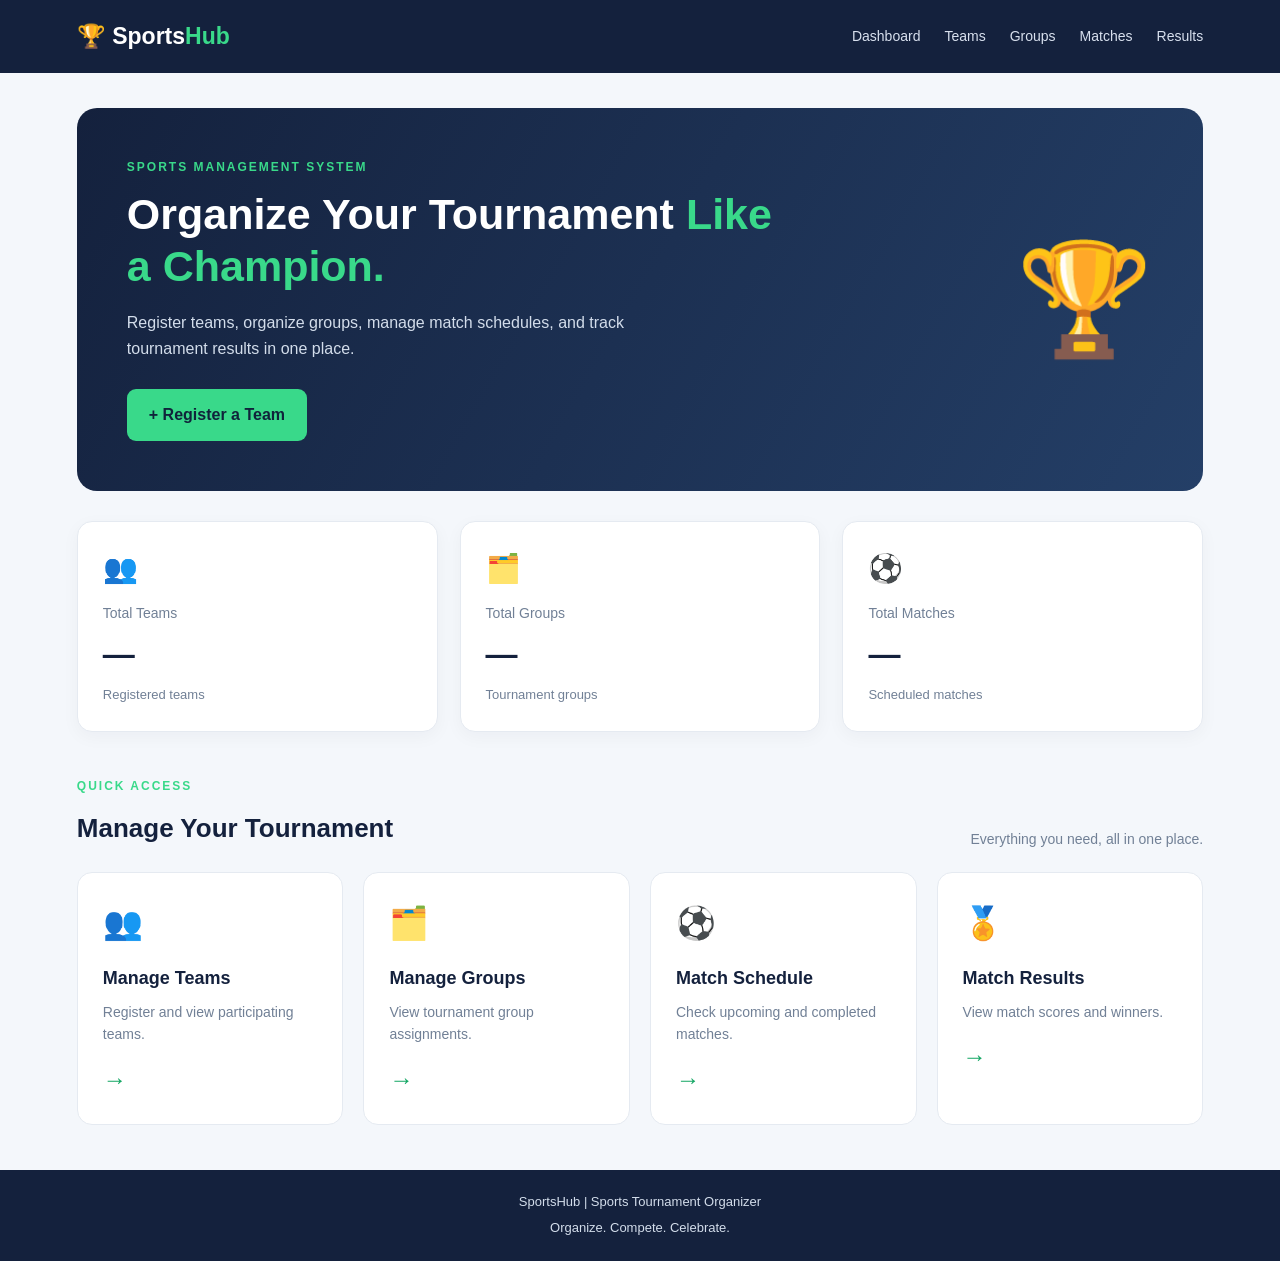
<file: frontend/index.html>
﻿<!DOCTYPE html>
<html lang="en">

    <head>
        <meta charset="UTF-8">
        <meta name="viewport" content="width=device-width, initial-scale=1.0">
        <title>Sports Tournament Organizer</title>
        <link rel="stylesheet" href="css/style.css">
    </head>

    <body>

        <header class="navbar">
            <a href="index.html" class="logo">🏆 Sports<span>Hub</span></a>

            <nav class="nav-links">
                <a href="index.html">Dashboard</a>
                <a href="teams.html">Teams</a>
                <a href="groups.html">Groups</a>
                <a href="matches.html">Matches</a>
                <a href="results.html">Results</a>
            </nav>
        </header>

        <main class="container">

            <section class="welcome-section">
                <div class="welcome-content">
                    <p class="eyebrow">SPORTS MANAGEMENT SYSTEM</p>

                    <h1>Organize Your Tournament
                        <span>Like a Champion.</span>
                    </h1>

                    <p class="welcome-description">
                        Register teams, organize groups, manage match schedules,
                        and track tournament results in one place.
                    </p>

                    <a href="teams.html" class="primary-button">
                        + Register a Team
                    </a>
                </div>

                <div class="welcome-icon">🏆</div>
            </section>

            <section class="stats-grid">

                <article class="stat-card">
                    <div class="stat-icon">👥</div>
                    <p class="stat-label">Total Teams</p>
                    <h2>—</h2>
                    <p class="stat-description">Registered teams</p>
                </article>

                <article class="stat-card">
                    <div class="stat-icon">🗂️</div>
                    <p class="stat-label">Total Groups</p>
                    <h2>—</h2>
                    <p class="stat-description">Tournament groups</p>
                </article>

                <article class="stat-card">
                    <div class="stat-icon">⚽</div>
                    <p class="stat-label">Total Matches</p>
                    <h2>—</h2>
                    <p class="stat-description">Scheduled matches</p>
                </article>

            </section>

            <section class="quick-section">

                <div class="section-heading">
                    <div>
                        <p class="eyebrow">QUICK ACCESS</p>
                        <h2>Manage Your Tournament</h2>
                    </div>

                    <p>Everything you need, all in one place.</p>
                </div>

                <div class="actions-grid">

                    <a href="teams.html" class="action-card">
                        <span class="action-icon">👥</span>
                        <h3>Manage Teams</h3>
                        <p>Register and view participating teams.</p>
                        <span class="action-arrow">→</span>
                    </a>

                    <a href="groups.html" class="action-card">
                        <span class="action-icon">🗂️</span>
                        <h3>Manage Groups</h3>
                        <p>View tournament group assignments.</p>
                        <span class="action-arrow">→</span>
                    </a>

                    <a href="matches.html" class="action-card">
                        <span class="action-icon">⚽</span>
                        <h3>Match Schedule</h3>
                        <p>Check upcoming and completed matches.</p>
                        <span class="action-arrow">→</span>
                    </a>

                    <a href="results.html" class="action-card">
                        <span class="action-icon">🏅</span>
                        <h3>Match Results</h3>
                        <p>View match scores and winners.</p>
                        <span class="action-arrow">→</span>
                    </a>

                </div>
            </section>

        </main>

        <footer class="footer">
            <p>SportsHub | Sports Tournament Organizer</p>
            <p>Organize. Compete. Celebrate.</p>
        </footer>

    </body>
</html>
</file>
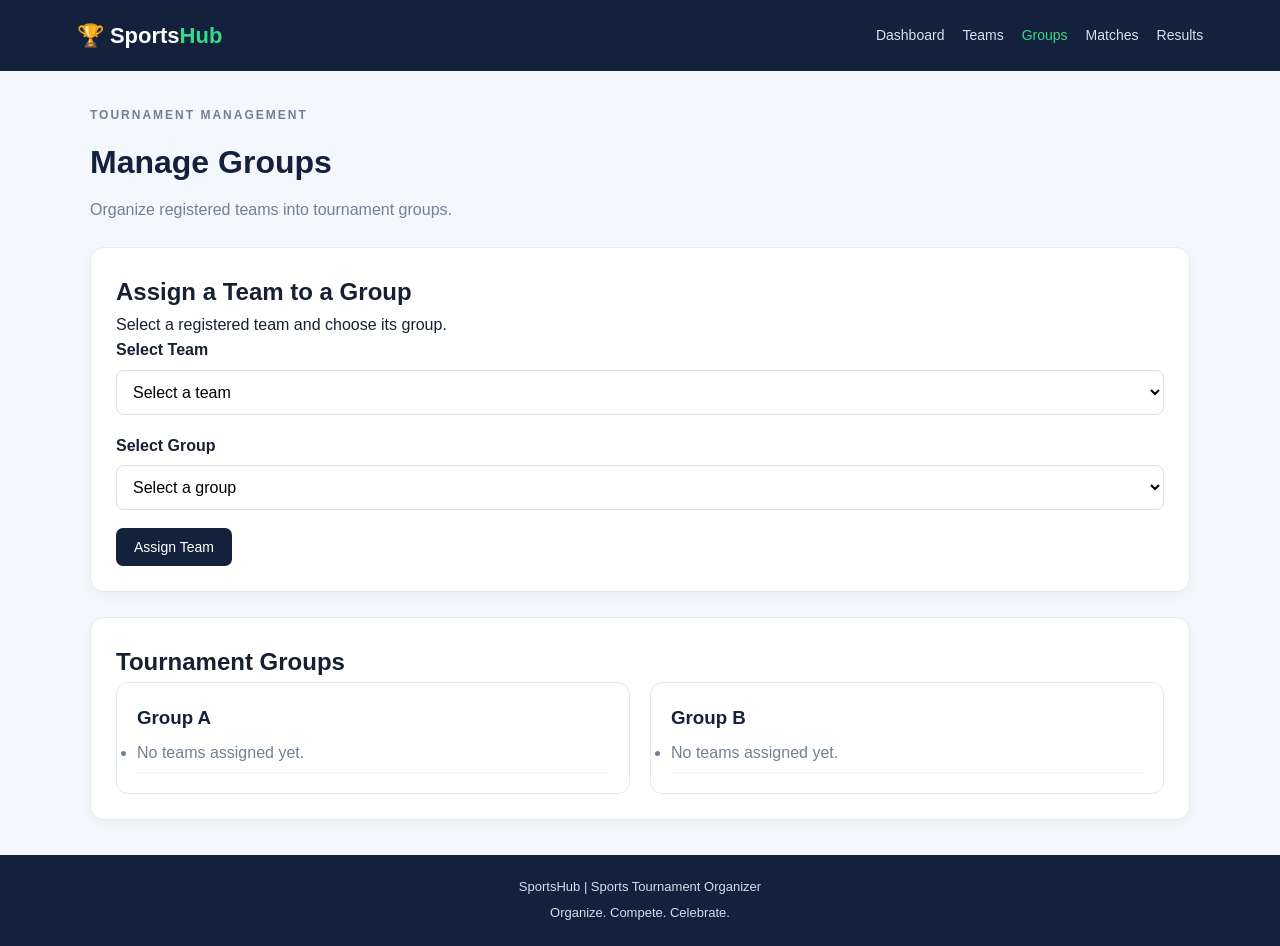
<file: frontend/groups.html>
﻿
<!DOCTYPE html>
<html lang="en">
<head>
    <meta charset="UTF-8">
    <meta name="viewport" content="width=device-width, initial-scale=1.0">
    <title>Manage Groups | SportsHub</title>
    <link rel="stylesheet" href="css/style.css">

    <style>
        body {
            margin: 0;
            font-family: Arial, sans-serif;
            background: #f4f7fb;
            color: #172033;
            line-height: 1.6;
        }

        .navbar {
            background: #14213d;
            color: white;
            padding: 18px 6%;
            display: flex;
            justify-content: space-between;
            align-items: center;
            gap: 20px;
            flex-wrap: wrap;
        }

        .logo {
            color: white;
            text-decoration: none;
            font-size: 22px;
            font-weight: bold;
        }

        .logo span, .nav-links a.active {
            color: #39d98a;
        }

        .nav-links {
            display: flex;
            gap: 18px;
            flex-wrap: wrap;
        }

        .nav-links a {
            color: #d8e0ee;
            text-decoration: none;
        }

        .container {
            width: 88%;
            max-width: 1100px;
            margin: 35px auto;
        }

        .eyebrow {
            color: #16a765;
            font-size: 12px;
            font-weight: bold;
            letter-spacing: 2px;
        }

        .page-heading {
            margin-bottom: 25px;
        }

        .page-heading h1 {
            color: #14213d;
            font-size: 32px;
            margin: 8px 0;
        }

        .form-card, .content-card {
            background: white;
            padding: 25px;
            border: 1px solid #e5eaf1;
            border-radius: 14px;
            margin-bottom: 25px;
            box-shadow: 0 5px 18px rgba(20, 33, 61, 0.04);
        }

        .form-group {
            margin-bottom: 18px;
        }

        .form-group label {
            display: block;
            font-weight: bold;
            margin-bottom: 7px;
        }

        .form-group select {
            width: 100%;
            padding: 12px;
            box-sizing: border-box;
            border: 1px solid #d6deea;
            border-radius: 8px;
            font: inherit;
            background: white;
        }

        button {
            background: #14213d;
            color: white;
            padding: 11px 18px;
            border: none;
            border-radius: 7px;
            cursor: pointer;
        }

        button:hover {
            background: #1b2d50;
        }

        .groups-grid {
            display: grid;
            grid-template-columns: repeat(2, minmax(0, 1fr));
            gap: 20px;
        }

        .group-card {
            background: #fff;
            border: 1px solid #e5eaf1;
            border-radius: 12px;
            padding: 20px;
        }

        .group-card h3 {
            color: #14213d;
            margin-top: 0;
        }

        .group-card li {
            padding: 7px 0;
            border-bottom: 1px solid #edf0f5;
        }

        .empty-message {
            color: #718096;
        }

        .footer {
            background: #14213d;
            color: #d3ddeb;
            text-align: center;
            padding: 22px;
            font-size: 13px;
        }

        @media (max-width: 600px) {
            .container {
                width: 92%;
                margin: 22px auto;
            }

            .navbar {
                padding: 18px 5%;
            }

            .groups-grid {
                grid-template-columns: 1fr;
            }

            .form-card, .content-card {
                padding: 20px;
            }
        }
    </style>
</head>

<body>
    <header class="navbar">
        <a href="index.html" class="logo">🏆 Sports<span>Hub</span></a>

        <nav class="nav-links">
            <a href="index.html">Dashboard</a>
            <a href="teams.html">Teams</a>
            <a href="groups.html" class="active">Groups</a>
            <a href="matches.html">Matches</a>
            <a href="results.html">Results</a>
        </nav>
    </header>

    <main class="container">
        <section class="page-heading">
            <p class="eyebrow">TOURNAMENT MANAGEMENT</p>
            <h1>Manage Groups</h1>
            <p>Organize registered teams into tournament groups.</p>
        </section>

        <section class="form-card">
            <h2>Assign a Team to a Group</h2>
            <p>Select a registered team and choose its group.</p>

            <form id="groupForm">
                <div class="form-group">
                    <label for="teamSelect">Select Team</label>
                    <select id="teamSelect" required>
                        <option value="">Select a team</option>
                    </select>
                </div>

                <div class="form-group">
                    <label for="groupSelect">Select Group</label>
                    <select id="groupSelect" required>
                        <option value="">Select a group</option>
                        <option value="Group A">Group A</option>
                        <option value="Group B">Group B</option>
                    </select>
                </div>

                <button type="submit">Assign Team</button>
                <p id="message" role="status"></p>
            </form>
        </section>

        <section class="content-card">
            <h2>Tournament Groups</h2>

            <div class="groups-grid">
                <article class="group-card">
                    <h3>Group A</h3>
                    <ul id="groupAList">
                        <li class="empty-message">No teams assigned yet.</li>
                    </ul>
                </article>

                <article class="group-card">
                    <h3>Group B</h3>
                    <ul id="groupBList">
                        <li class="empty-message">No teams assigned yet.</li>
                    </ul>
                </article>
            </div>
        </section>
    </main>

    <footer class="footer">
        <p>SportsHub | Sports Tournament Organizer</p>
        <p>Organize. Compete. Celebrate.</p>
    </footer>

     <!-- Shared API client -->
    <script src="js/api.js"></script>

    <!-- DSU algorithm -->
    <script src="js/dsu.js"></script>

    <!-- Group generation and saving -->
    <script src="js/groups.js"></script>


    <script>
        const teamSelect = document.getElementById("teamSelect");
        const groupForm = document.getElementById("groupForm");
        const groupSelect = document.getElementById("groupSelect");
        const message = document.getElementById("message");

        let registeredTeams = [];
        let assignments = {};

        try {
            registeredTeams = JSON.parse(
                localStorage.getItem("sportsHubTeams") || "[]"
            );

            assignments = JSON.parse(
                localStorage.getItem("sportsHubGroups") || "{}"
            );

            if (!Array.isArray(registeredTeams)) registeredTeams = [];
            if (!assignments || typeof assignments !== "object" ||
                Array.isArray(assignments)) assignments = {};
        } catch (error) {
            registeredTeams = [];
            assignments = {};
        }

        function saveAssignments() {
            localStorage.setItem(
                "sportsHubGroups",
                JSON.stringify(assignments)
            );
        }

        function populateTeams() {
            teamSelect.innerHTML = '<option value="">Select a team</option>';

            registeredTeams.forEach(team => {
                const option = document.createElement("option");
                option.value = team.name;
                option.textContent = team.name;
                teamSelect.appendChild(option);
            });
        }

        function displayGroups() {
            const groupAList = document.getElementById("groupAList");
            const groupBList = document.getElementById("groupBList");

            groupAList.replaceChildren();
            groupBList.replaceChildren();

            const groupA = [];
            const groupB = [];

            registeredTeams.forEach(team => {
                if (assignments[team.name] === "Group A") {
                    groupA.push(team);
                } else if (assignments[team.name] === "Group B") {
                    groupB.push(team);
                }
            });

            function addTeams(list, teams) {
                if (teams.length === 0) {
                    const item = document.createElement("li");
                    item.className = "empty-message";
                    item.textContent = "No teams assigned yet.";
                    list.appendChild(item);
                    return;
                }

                teams.forEach(team => {
                    const item = document.createElement("li");
                    item.textContent = team.name + " — " + team.sport;
                    list.appendChild(item);
                });
            }

            addTeams(groupAList, groupA);
            addTeams(groupBList, groupB);
        }

        groupForm.addEventListener("submit", function(event) {
            event.preventDefault();

            const teamName = teamSelect.value;
            const groupName = groupSelect.value;

            if (!teamName || !groupName) {
                message.textContent = "Please select a team and group.";
                return;
            }

            assignments[teamName] = groupName;
            saveAssignments();
            displayGroups();

            message.textContent = teamName + " assigned to " + groupName + ".";
            groupForm.reset();
        });

        populateTeams();
        displayGroups();
    </script>
</body>
</html>
</file>
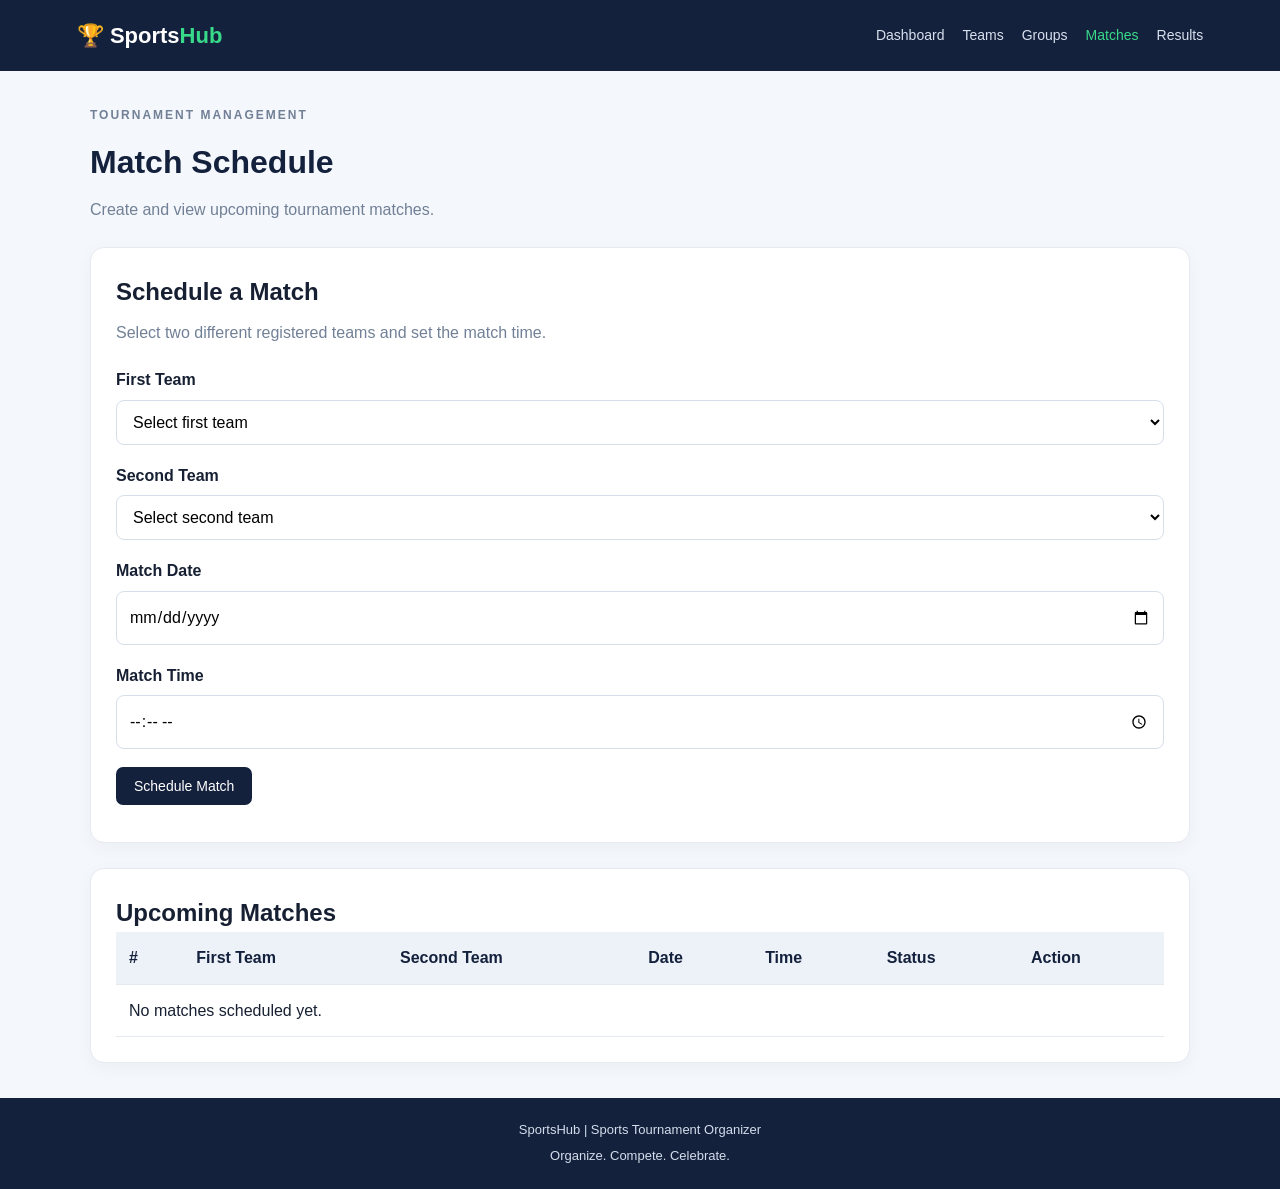
<file: frontend/matches.html>
﻿
<!DOCTYPE html>
<html lang="en">
<head>
    <meta charset="UTF-8">
    <meta name="viewport" content="width=device-width, initial-scale=1.0">
    <title>Match Schedule | SportsHub</title>
    <link rel="stylesheet" href="css/style.css">

    <style>
        body {
            margin: 0;
            font-family: Arial, sans-serif;
            background: #f4f7fb;
            color: #172033;
            line-height: 1.6;
        }

        .navbar {
            background: #14213d;
            color: white;
            padding: 18px 6%;
            display: flex;
            justify-content: space-between;
            align-items: center;
            gap: 20px;
            flex-wrap: wrap;
        }

        .logo {
            color: white;
            text-decoration: none;
            font-size: 22px;
            font-weight: bold;
        }

        .logo span, .nav-links a.active {
            color: #39d98a;
        }

        .nav-links {
            display: flex;
            gap: 18px;
            flex-wrap: wrap;
        }

        .nav-links a {
            color: #d8e0ee;
            text-decoration: none;
        }

        .container {
            width: 88%;
            max-width: 1100px;
            margin: 35px auto;
        }

        .eyebrow {
            color: #16a765;
            font-size: 12px;
            font-weight: bold;
            letter-spacing: 2px;
        }

        .page-heading {
            margin-bottom: 25px;
        }

        .page-heading h1 {
            color: #14213d;
            font-size: 32px;
            margin: 8px 0;
        }

        .form-card, .content-card {
            background: white;
            padding: 25px;
            border: 1px solid #e5eaf1;
            border-radius: 14px;
            margin-bottom: 25px;
            box-shadow: 0 5px 18px rgba(20, 33, 61, 0.04);
        }

        .form-group {
            margin-bottom: 18px;
        }

        .form-group label {
            display: block;
            font-weight: bold;
            margin-bottom: 7px;
        }

        .form-group input, .form-group select {
            width: 100%;
            padding: 12px;
            box-sizing: border-box;
            border: 1px solid #d6deea;
            border-radius: 8px;
            font: inherit;
            background: white;
        }

        button {
            background: #14213d;
            color: white;
            padding: 11px 18px;
            border: none;
            border-radius: 7px;
            cursor: pointer;
        }

        button:hover {
            background: #1b2d50;
        }

        .table-container {
            width: 100%;
            overflow-x: auto;
        }

        table {
            width: 100%;
            border-collapse: collapse;
            background: white;
        }

        th, td {
            padding: 13px;
            border-bottom: 1px solid #e5eaf1;
            text-align: left;
        }

        th {
            background: #edf2f8;
            color: #14213d;
        }

        .status {
            display: inline-block;
            padding: 4px 10px;
            border-radius: 20px;
            background: #e5f8ed;
            color: #167544;
            font-size: 12px;
            font-weight: bold;
        }

        #message {
            font-weight: bold;
            margin-top: 12px;
        }

        .footer {
            background: #14213d;
            color: #d3ddeb;
            text-align: center;
            padding: 22px;
            font-size: 13px;
        }

        @media (max-width: 600px) {
            .container {
                width: 92%;
                margin: 22px auto;
            }

            .navbar {
                padding: 18px 5%;
            }

            .form-card, .content-card {
                padding: 20px;
            }
        }
    </style>
</head>

<body>
    <header class="navbar">
        <a href="index.html" class="logo">🏆 Sports<span>Hub</span></a>

        <nav class="nav-links">
            <a href="index.html">Dashboard</a>
            <a href="teams.html">Teams</a>
            <a href="groups.html">Groups</a>
            <a href="matches.html" class="active">Matches</a>
            <a href="results.html">Results</a>
        </nav>
    </header>

    <main class="container">
        <section class="page-heading">
            <p class="eyebrow">TOURNAMENT MANAGEMENT</p>
            <h1>Match Schedule</h1>
            <p>Create and view upcoming tournament matches.</p>
        </section>

        <section class="form-card">
            <h2>Schedule a Match</h2>
            <p style="color:#718096; margin:8px 0 22px;">
                Select two different registered teams and set the match time.
            </p>

            <form id="matchForm">
                <div class="form-group">
                    <label for="team1">First Team</label>
                    <select id="team1" required>
                        <option value="">Select first team</option>
                    </select>
                </div>

                <div class="form-group">
                    <label for="team2">Second Team</label>
                    <select id="team2" required>
                        <option value="">Select second team</option>
                    </select>
                </div>

                <div class="form-group">
                    <label for="matchDate">Match Date</label>
                    <input type="date" id="matchDate" required>
                </div>

                <div class="form-group">
                    <label for="matchTime">Match Time</label>
                    <input type="time" id="matchTime" required>
                </div>

                <button type="submit">Schedule Match</button>
                <p id="message" role="status"></p>
            </form>
        </section>

        <section class="content-card">
            <h2>Upcoming Matches</h2>

            <div class="table-container">
                <table>
                    <thead>
                        <tr>
                            <th>#</th>
                            <th>First Team</th>
                            <th>Second Team</th>
                            <th>Date</th>
                            <th>Time</th>
                            <th>Status</th>
                            <th>Action</th>
                        </tr>
                    </thead>
                    <tbody id="matchList">
                        <tr>
                            <td colspan="7">No matches scheduled yet.</td>
                        </tr>
                    </tbody>
                </table>
            </div>
        </section>
    </main>

    <footer class="footer">
        <p>SportsHub | Sports Tournament Organizer</p>
        <p>Organize. Compete. Celebrate.</p>
    </footer>

    <script>
        const matchForm = document.getElementById("matchForm");
        const team1Select = document.getElementById("team1");
        const team2Select = document.getElementById("team2");
        const matchDateInput = document.getElementById("matchDate");
        const matchTimeInput = document.getElementById("matchTime");
        const matchList = document.getElementById("matchList");
        const message = document.getElementById("message");

        let teams = [];
        let matches = [];

        try {
            teams = JSON.parse(localStorage.getItem("sportsHubTeams") || "[]");
            matches = JSON.parse(localStorage.getItem("sportsHubMatches") || "[]");

            if (!Array.isArray(teams)) teams = [];
            if (!Array.isArray(matches)) matches = [];
        } catch (error) {
            teams = [];
            matches = [];
        }

        function populateTeamOptions() {
            [team1Select, team2Select].forEach((select, index) => {
                select.innerHTML = "";

                const placeholder = document.createElement("option");
                placeholder.value = "";
                placeholder.textContent = index === 0
                    ? "Select first team"
                    : "Select second team";

                select.appendChild(placeholder);

                teams.forEach(team => {
                    const option = document.createElement("option");
                    option.value = team.name;
                    option.textContent = team.name;
                    select.appendChild(option);
                });
            });
        }

        function saveMatches() {
            localStorage.setItem("sportsHubMatches", JSON.stringify(matches));
        }

        function renderMatches() {
            matchList.replaceChildren();

            if (matches.length === 0) {
                const row = matchList.insertRow();
                const cell = row.insertCell();
                cell.colSpan = 7;
                cell.textContent = "No matches scheduled yet.";
                return;
            }

            matches.forEach((match, index) => {
                const row = matchList.insertRow();

                [
                    index + 1,
                    match.team1,
                    match.team2,
                    match.date,
                    match.time
                ].forEach(value => {
                    row.insertCell().textContent = value;
                });

                const statusCell = row.insertCell();
                const status = document.createElement("span");
                status.className = "status";
                status.textContent = "Upcoming";
                statusCell.appendChild(status);

                const actionCell = row.insertCell();
                const deleteButton = document.createElement("button");
                deleteButton.type = "button";
                deleteButton.textContent = "Delete";

                deleteButton.addEventListener("click", () => {
                    if (confirm("Delete this scheduled match?")) {
                        matches.splice(index, 1);
                        saveMatches();
                        renderMatches();
                    }
                });

                actionCell.appendChild(deleteButton);
            });
        }

        matchForm.addEventListener("submit", event => {
            event.preventDefault();

            const team1 = team1Select.value;
            const team2 = team2Select.value;
            const date = matchDateInput.value;
            const time = matchTimeInput.value;

            if (!team1 || !team2 || !date || !time) {
                message.textContent = "Please fill in all fields.";
                return;
            }

            if (team1 === team2) {
                message.textContent = "Please select two different teams.";
                return;
            }

            if (teams.length < 2) {
                message.textContent = "Register at least two teams first.";
                return;
            }

            const duplicate = matches.some(match =>
                match.team1 === team1 &&
                match.team2 === team2 &&
                match.date === date &&
                match.time === time
            );

            if (duplicate) {
                message.textContent = "This match is already scheduled.";
                return;
            }

            matches.push({ team1, team2, date, time });
            saveMatches();
            renderMatches();
            matchForm.reset();
            message.textContent = "Match scheduled successfully!";
        });

        populateTeamOptions();
        renderMatches();
    </script>
</body>
</html>
</file>
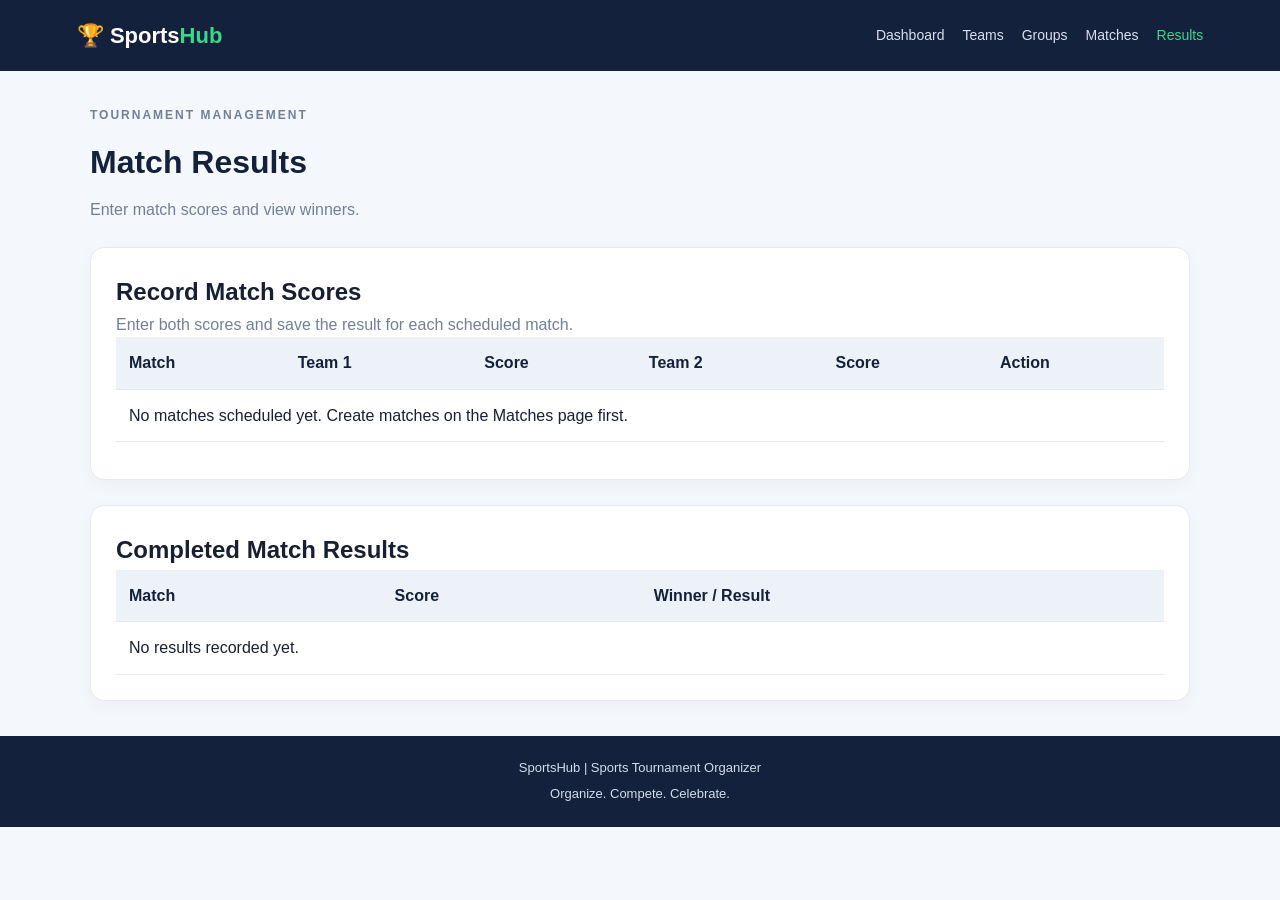
<file: frontend/results.html>
﻿
<!DOCTYPE html>
<html lang="en">
<head>
    <meta charset="UTF-8">
    <meta name="viewport" content="width=device-width, initial-scale=1.0">
    <title>Match Results | SportsHub</title>
    <link rel="stylesheet" href="css/style.css">

    <style>
        body {
            margin: 0;
            font-family: Arial, sans-serif;
            background: #f4f7fb;
            color: #172033;
            line-height: 1.6;
        }

        .navbar {
            background: #14213d;
            color: white;
            padding: 18px 6%;
            display: flex;
            justify-content: space-between;
            align-items: center;
            gap: 20px;
            flex-wrap: wrap;
        }

        .logo {
            color: white;
            text-decoration: none;
            font-size: 22px;
            font-weight: bold;
        }

        .logo span, .nav-links a.active {
            color: #39d98a;
        }

        .nav-links {
            display: flex;
            gap: 18px;
            flex-wrap: wrap;
        }

        .nav-links a {
            color: #d8e0ee;
            text-decoration: none;
        }

        .container {
            width: 88%;
            max-width: 1100px;
            margin: 35px auto;
        }

        .eyebrow {
            color: #16a765;
            font-size: 12px;
            font-weight: bold;
            letter-spacing: 2px;
        }

        .page-heading {
            margin-bottom: 25px;
        }

        .page-heading h1 {
            color: #14213d;
            font-size: 32px;
            margin: 8px 0;
        }

        .content-card {
            background: white;
            padding: 25px;
            border: 1px solid #e5eaf1;
            border-radius: 14px;
            margin-bottom: 25px;
            box-shadow: 0 5px 18px rgba(20, 33, 61, 0.04);
        }

        .table-container {
            width: 100%;
            overflow-x: auto;
        }

        table {
            width: 100%;
            border-collapse: collapse;
            background: white;
        }

        th, td {
            padding: 13px;
            border-bottom: 1px solid #e5eaf1;
            text-align: left;
        }

        th {
            background: #edf2f8;
            color: #14213d;
        }

        input[type="number"] {
            width: 70px;
            padding: 8px;
            border: 1px solid #d6deea;
            border-radius: 6px;
            box-sizing: border-box;
        }

        button {
            background: #14213d;
            color: white;
            padding: 9px 13px;
            border: none;
            border-radius: 7px;
            cursor: pointer;
            margin: 2px;
        }

        button:hover {
            background: #1b2d50;
        }

        .winner {
            color: #16834a;
            font-weight: bold;
        }

        .draw {
            color: #996515;
            font-weight: bold;
        }

        #message {
            font-weight: bold;
            margin-top: 12px;
        }

        .footer {
            background: #14213d;
            color: #d3ddeb;
            text-align: center;
            padding: 22px;
            font-size: 13px;
        }

        @media (max-width: 600px) {
            .container {
                width: 92%;
                margin: 22px auto;
            }

            .navbar {
                padding: 18px 5%;
            }

            .content-card {
                padding: 16px;
            }
        }
    </style>
</head>

<body>
    <header class="navbar">
        <a href="index.html" class="logo">🏆 Sports<span>Hub</span></a>

        <nav class="nav-links">
            <a href="index.html">Dashboard</a>
            <a href="teams.html">Teams</a>
            <a href="groups.html">Groups</a>
            <a href="matches.html">Matches</a>
            <a href="results.html" class="active">Results</a>
        </nav>
    </header>

    <main class="container">
        <section class="page-heading">
            <p class="eyebrow">TOURNAMENT MANAGEMENT</p>
            <h1>Match Results</h1>
            <p>Enter match scores and view winners.</p>
        </section>

        <section class="content-card">
            <h2>Record Match Scores</h2>
            <p style="color:#718096;">
                Enter both scores and save the result for each scheduled match.
            </p>

            <div class="table-container">
                <table>
                    <thead>
                        <tr>
                            <th>Match</th>
                            <th>Team 1</th>
                            <th>Score</th>
                            <th>Team 2</th>
                            <th>Score</th>
                            <th>Action</th>
                        </tr>
                    </thead>
                    <tbody id="scoreList">
                        <tr>
                            <td colspan="6">No matches scheduled yet.</td>
                        </tr>
                    </tbody>
                </table>
            </div>

            <p id="message" role="status"></p>
        </section>

        <section class="content-card">
            <h2>Completed Match Results</h2>

            <div class="table-container">
                <table>
                    <thead>
                        <tr>
                            <th>Match</th>
                            <th>Score</th>
                            <th>Winner / Result</th>
                        </tr>
                    </thead>
                    <tbody id="resultList">
                        <tr>
                            <td colspan="3">No results recorded yet.</td>
                        </tr>
                    </tbody>
                </table>
            </div>
        </section>
    </main>

    <footer class="footer">
        <p>SportsHub | Sports Tournament Organizer</p>
        <p>Organize. Compete. Celebrate.</p>
    </footer>

    <script>
        const scoreList = document.getElementById("scoreList");
        const resultList = document.getElementById("resultList");
        const message = document.getElementById("message");

        let matches = [];
        let results = {};

        try {
            matches = JSON.parse(
                localStorage.getItem("sportsHubMatches") || "[]"
            );
            results = JSON.parse(
                localStorage.getItem("sportsHubResults") || "{}"
            );

            if (!Array.isArray(matches)) matches = [];
            if (!results || typeof results !== "object" ||
                Array.isArray(results)) results = {};
        } catch (error) {
            matches = [];
            results = {};
        }

        function matchKey(match) {
            return JSON.stringify([
                match.team1, match.team2, match.date, match.time
            ]);
        }

        function getOutcome(score1, score2) {
            if (score1 > score2) return "winner1";
            if (score2 > score1) return "winner2";
            return "draw";
        }

        function renderScores() {
            scoreList.replaceChildren();

            if (matches.length === 0) {
                const row = scoreList.insertRow();
                const cell = row.insertCell();
                cell.colSpan = 6;
                cell.textContent = "No matches scheduled yet. Create matches on the Matches page first.";
                renderResults();
                return;
            }

            matches.forEach((match, index) => {
                const key = matchKey(match);
                const saved = results[key];
                const row = scoreList.insertRow();

                row.insertCell().textContent = index + 1;
                row.insertCell().textContent = match.team1;

                const score1Cell = row.insertCell();
                const score1 = document.createElement("input");
                score1.type = "number";
                score1.min = "0";
                score1.step = "1";
                score1.required = true;
                score1.setAttribute("aria-label", match.team1 + " score");
                score1.value = saved ? saved.score1 : "";
                score1Cell.appendChild(score1);

                row.insertCell().textContent = match.team2;

                const score2Cell = row.insertCell();
                const score2 = document.createElement("input");
                score2.type = "number";
                score2.min = "0";
                score2.step = "1";
                score2.required = true;
                score2.setAttribute("aria-label", match.team2 + " score");
                score2.value = saved ? saved.score2 : "";
                score2Cell.appendChild(score2);

                const actionCell = row.insertCell();
                const saveButton = document.createElement("button");
                saveButton.type = "button";
                saveButton.textContent = saved ? "Update Score" : "Save Score";

                saveButton.addEventListener("click", () => {
                    if (score1.value === "" || score2.value === "") {
                        message.textContent = "Please enter both scores.";
                        return;
                    }

                    const firstScore = Number(score1.value);
                    const secondScore = Number(score2.value);

                    if (
                        !Number.isSafeInteger(firstScore) ||
                        !Number.isSafeInteger(secondScore) ||
                        firstScore < 0 || secondScore < 0
                    ) {
                        message.textContent = "Enter valid non-negative whole-number scores.";
                        return;
                    }

                    results[key] = {
                        team1: match.team1,
                        team2: match.team2,
                        date: match.date,
                        time: match.time,
                        score1: firstScore,
                        score2: secondScore
                    };

                    try {
                        localStorage.setItem(
                            "sportsHubResults", JSON.stringify(results)
                        );
                    } catch (error) {
                        message.textContent = "Could not save the result in this browser.";
                        return;
                    }

                    message.textContent = "Score saved successfully!";
                    renderScores();
                    renderResults();
                });

                actionCell.appendChild(saveButton);
            });

            renderResults();
        }

        function renderResults() {
            resultList.replaceChildren();

            const completed = matches
                .map(match => ({
                    match,
                    result: results[matchKey(match)]
                }))
                .filter(item => item.result);

            if (completed.length === 0) {
                const row = resultList.insertRow();
                const cell = row.insertCell();
                cell.colSpan = 3;
                cell.textContent = "No results recorded yet.";
                return;
            }

            completed.forEach(({ match, result }) => {
                const row = resultList.insertRow();

                row.insertCell().textContent =
                    match.team1 + " vs " + match.team2;

                row.insertCell().textContent =
                    result.score1 + " - " + result.score2;

                const outcomeCell = row.insertCell();

                if (result.score1 === result.score2) {
                    outcomeCell.textContent = "Draw";
                    outcomeCell.className = "draw";
                } else {
                    outcomeCell.textContent = result.score1 > result.score2
                        ? result.team1 + " wins"
                        : result.team2 + " wins";
                    outcomeCell.className = "winner";
                }
            });
        }

        renderScores();
    </script>
</body>
</html>
</file>
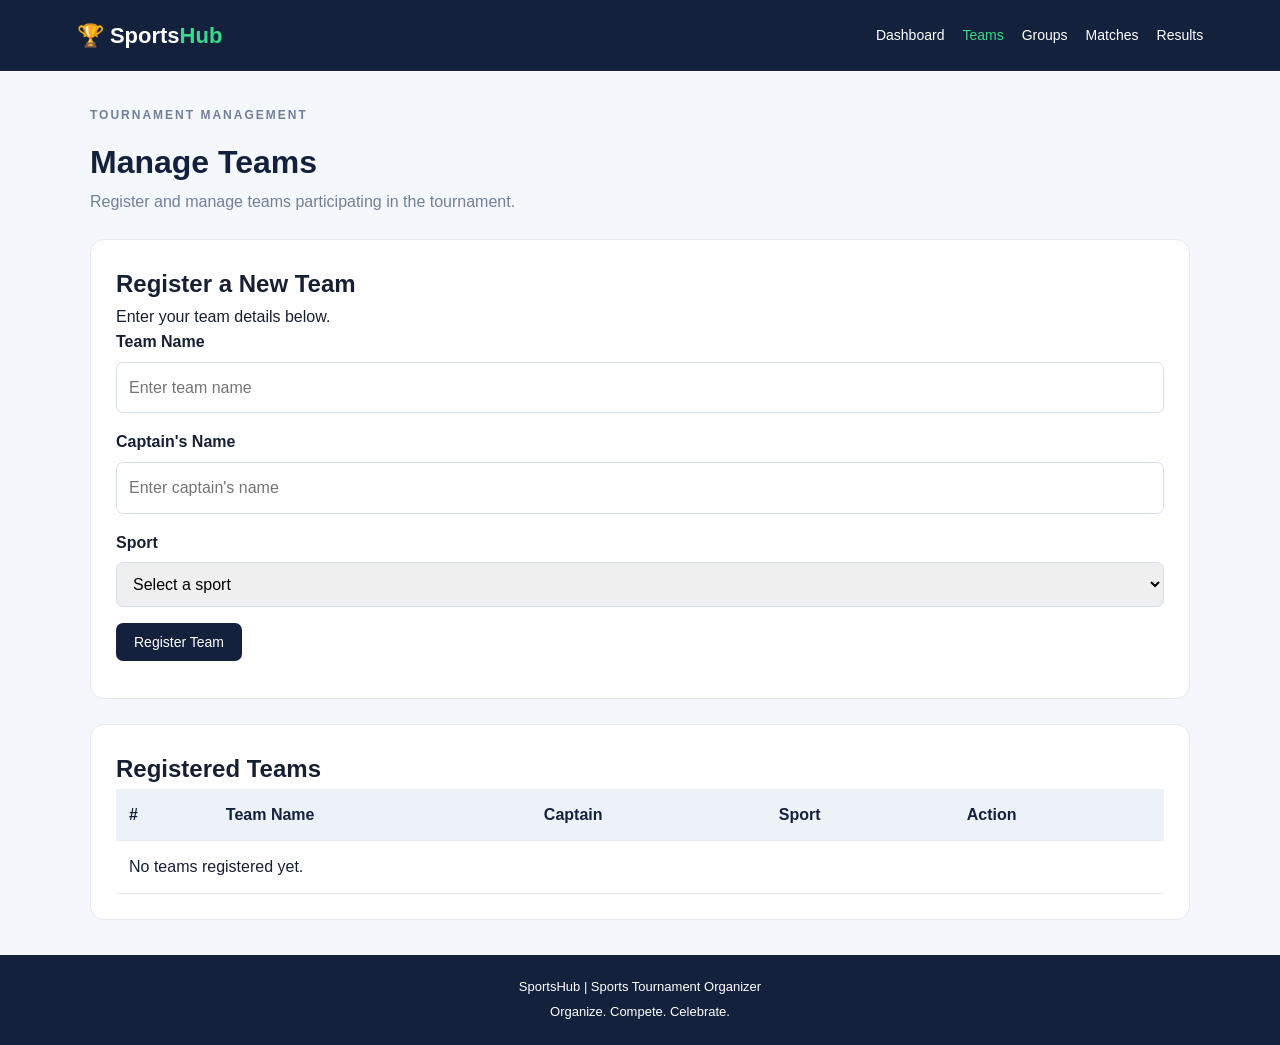
<file: frontend/teams.html>
﻿
<!DOCTYPE html>
<html lang="en">
<head>
    <meta charset="UTF-8">
    <meta name="viewport" content="width=device-width, initial-scale=1.0">
    <title>Manage Teams | SportsHub</title>
    <link rel="stylesheet" href="css/style.css">

    <style>
        body {
            margin: 0;
            font-family: Arial, sans-serif;
            background: #f4f7fb;
            color: #172033;
        }

        .navbar {
            background: #14213d;
            color: white;
            padding: 18px 6%;
            display: flex;
            justify-content: space-between;
            align-items: center;
            flex-wrap: wrap;
            gap: 16px;
        }

        .logo {
            color: white;
            font-size: 22px;
            font-weight: bold;
            text-decoration: none;
        }

        .logo span,
        .nav-links a.active {
            color: #39d98a;
        }

        .nav-links {
            display: flex;
            gap: 18px;
            flex-wrap: wrap;
        }

        .nav-links a {
            color: white;
            text-decoration: none;
        }

        .container {
            width: 88%;
            max-width: 1100px;
            margin: 35px auto;
        }

        .eyebrow {
            color: #16a765;
            font-size: 12px;
            font-weight: bold;
            letter-spacing: 2px;
        }

        .page-heading {
            margin-bottom: 25px;
        }

        .form-card,
        .content-card {
            background: white;
            padding: 25px;
            border: 1px solid #e5eaf1;
            border-radius: 14px;
            margin-bottom: 25px;
        }

        .form-group {
            margin-bottom: 16px;
        }

        .form-group label {
            display: block;
            font-weight: bold;
            margin-bottom: 7px;
        }

        .form-group input,
        .form-group select {
            width: 100%;
            padding: 12px;
            box-sizing: border-box;
            border: 1px solid #d6deea;
            border-radius: 7px;
            font: inherit;
        }

        button {
            background: #14213d;
            color: white;
            padding: 11px 18px;
            border: 0;
            border-radius: 7px;
            cursor: pointer;
        }

        .table-container {
            overflow-x: auto;
        }

        table {
            width: 100%;
            border-collapse: collapse;
            background: white;
        }

        th,
        td {
            padding: 13px;
            border-bottom: 1px solid #e5eaf1;
            text-align: left;
        }

        th {
            background: #edf2f8;
        }

        .footer {
            background: #14213d;
            color: white;
            text-align: center;
            padding: 22px;
            font-size: 13px;
        }

        #message {
            margin-top: 12px;
            font-weight: bold;
        }

        @media (max-width: 600px) {
            .container {
                width: 92%;
            }

            .navbar {
                padding: 18px 5%;
            }
        }
    </style>
</head>

<body>
    <header class="navbar">
        <a href="index.html" class="logo">
            🏆 Sports<span>Hub</span>
        </a>

        <nav class="nav-links">
            <a href="index.html">Dashboard</a>
            <a href="teams.html" class="active">Teams</a>
            <a href="groups.html">Groups</a>
            <a href="matches.html">Matches</a>
            <a href="results.html">Results</a>
        </nav>
    </header>

    <main class="container">
        <section class="page-heading">
            <p class="eyebrow">TOURNAMENT MANAGEMENT</p>
            <h1>Manage Teams</h1>
            <p>Register and manage teams participating in the tournament.</p>
        </section>

        <section class="form-card">
            <h2>Register a New Team</h2>
            <p>Enter your team details below.</p>

            <form id="teamForm">
                <div class="form-group">
                    <label for="teamName">Team Name</label>
                    <input
                        id="teamName"
                        type="text"
                        placeholder="Enter team name"
                        required
                    >
                </div>

                <div class="form-group">
                    <label for="captainName">Captain's Name</label>
                    <input
                        id="captainName"
                        type="text"
                        placeholder="Enter captain's name"
                        required
                    >
                </div>

                <div class="form-group">
                    <label for="sport">Sport</label>
                    <select id="sport" required>
                        <option value="">Select a sport</option>
                        <option>Football</option>
                        <option>Cricket</option>
                        <option>Basketball</option>
                        <option>Volleyball</option>
                        <option>Badminton</option>
                    </select>
                </div>

                <button type="submit">Register Team</button>
                <p id="message" role="status"></p>
            </form>
        </section>

        <section class="content-card">
            <h2>Registered Teams</h2>

            <div class="table-container">
                <table>
                    <thead>
                        <tr>
                            <th>#</th>
                            <th>Team Name</th>
                            <th>Captain</th>
                            <th>Sport</th>
                            <th>Action</th>
                        </tr>
                    </thead>

                    <tbody id="teamList">
                        <tr>
                            <td colspan="5">No teams registered yet.</td>
                        </tr>
                    </tbody>
                </table>
            </div>
        </section>
    </main>

    <footer class="footer">
        <p>SportsHub | Sports Tournament Organizer</p>
        <p>Organize. Compete. Celebrate.</p>
    </footer>

    <!-- External JavaScript file -->
    <script src="js/teams.js"></script>
</body>
</html>
</file>
<file: frontend/css/style.css>
﻿/* ===== General Settings ===== */
* {
    margin: 0;
    padding: 0;
    box-sizing: border-box;
}

:root {
    --primary: #14213d;
    --secondary: #1b2d50;
    --accent: #39d98a;
    --background: #f4f7fb;
    --white: #ffffff;
    --text: #172033;
    --muted: #718096;
    --border: #e5eaf1;
}

body {
    font-family: Arial, Helvetica, sans-serif;
    background: var(--background);
    color: var(--text);
    line-height: 1.6;
}

/* ===== Navigation Bar ===== */
.navbar {
    background: var(--primary);
    color: var(--white);
    padding: 18px 6%;
    display: flex;
    justify-content: space-between;
    align-items: center;
    gap: 20px;
    flex-wrap: wrap;
}

.logo {
    color: var(--white);
    text-decoration: none;
    font-size: 23px;
    font-weight: bold;
}

.logo span {
    color: var(--accent);
}

.nav-links {
    display: flex;
    align-items: center;
    gap: 24px;
    flex-wrap: wrap;
}

.nav-links a {
    color: #d8e0ee;
    text-decoration: none;
    font-size: 14px;
    transition: color 0.3s;
}

.nav-links a:hover,
.nav-links a.active {
    color: var(--accent);
}

/* ===== Main Container ===== */
.container {
    width: 88%;
    max-width: 1250px;
    margin: 35px auto;
}

/* ===== Welcome Section ===== */
.welcome-section {
    background: linear-gradient(120deg, #14213d, #243f67);
    color: var(--white);
    padding: 50px;
    border-radius: 20px;
    display: flex;
    justify-content: space-between;
    align-items: center;
    gap: 30px;
    overflow: hidden;
}

.welcome-content {
    max-width: 650px;
}

.eyebrow {
    color: var(--accent);
    font-size: 12px;
    font-weight: bold;
    letter-spacing: 2px;
    margin-bottom: 12px;
}

.welcome-section h1 {
    font-size: clamp(28px, 4vw, 43px);
    line-height: 1.2;
    margin-bottom: 18px;
}

.welcome-section h1 span {
    color: var(--accent);
}

.welcome-description {
    color: #d3ddeb;
    margin-bottom: 28px;
    max-width: 550px;
}

.welcome-icon {
    font-size: 110px;
}

/* ===== Buttons ===== */
.primary-button {
    display: inline-block;
    background: var(--accent);
    color: #10233b;
    text-decoration: none;
    padding: 13px 22px;
    border-radius: 9px;
    font-weight: bold;
   transition: transform 0.3s, background 0.3s;
}

.primary-button:hover {
    background: #61e8a5;
    transform: translateY(-2px);
}

/* ===== Statistics Cards ===== */
.stats-grid {
    display: grid;
    grid-template-columns: repeat(3, minmax(0, 1fr));
    gap: 22px;
    margin: 30px 0 45px;
}

.stat-card {
    background: var(--white);
    padding: 25px;
    border: 1px solid var(--border);
    border-radius: 15px;
    box-shadow: 0 5px 18px rgba(20, 33, 61, 0.04);
}

.stat-icon {
    font-size: 28px;
    margin-bottom: 10px;
}

.stat-label {
    color: var(--muted);
    font-size: 14px;
}

.stat-card h2 {
    font-size: 32px;
    margin: 5px 0;
    color: var(--primary);
}

.stat-description {
    font-size: 13px;
    color: var(--muted);
}

/* ===== Quick Access Section ===== */
.quick-section {
    margin-bottom: 45px;
}

.section-heading {
    display: flex;
    justify-content: space-between;
    align-items: end;
    gap: 20px;
    margin-bottom: 22px;
}

.section-heading h2 {
    font-size: 26px;
    color: var(--primary);
}

.section-heading > p {
    color: var(--muted);
    font-size: 14px;
}

.actions-grid {
    display: grid;
    grid-template-columns: repeat(4, minmax(0, 1fr));
    gap: 20px;
}

.action-card {
    position: relative;
    background: var(--white);
    padding: 25px;
    border: 1px solid var(--border);
    border-radius: 15px;
    text-decoration: none;
    color: var(--text);
    transition: transform 0.3s, box-shadow 0.3s;
}

.action-card:hover {
    transform: translateY(-5px);
    box-shadow: 0 10px 25px rgba(20, 33, 61, 0.09);
}

.action-icon {
    font-size: 32px;
}

.action-card h3 {
    margin: 15px 0 8px;
    color: var(--primary);
    font-size: 18px;
}

.action-card p {
    color: var(--muted);
    font-size: 14px;
}

.action-arrow {
    display: inline-block;
    margin-top: 15px;
    color: #16a765;
    font-size: 24px;
}

/* ===== Page Headings and Forms ===== */
.page-heading {
    margin-bottom: 25px;
}

.page-heading h1 {
    color: var(--primary);
    font-size: 32px;
}

.page-heading p {
    color: var(--muted);
}

.form-card,
.content-card {
    background: var(--white);
    padding: 28px;
    border: 1px solid var(--border);
    border-radius: 15px;
    margin-bottom: 25px;
}

.form-group {
    margin-bottom: 18px;
}

.form-group label {
    display: block;
    font-weight: bold;
    margin-bottom: 7px;
}

.form-group input,
.form-group select,
.form-group textarea {
    width: 100%;
    padding: 12px;
    border: 1px solid #d6deea;
    border-radius: 8px;
    font: inherit;
}

.form-group input:focus,
.form-group select:focus,
.form-group textarea:focus {
    outline: 2px solid #39d98a;
    border-color: #39d98a;
}

button {
    background: var(--primary);
    color: var(--white);
    padding: 12px 20px;
    border: none;
    border-radius: 8px;
    cursor: pointer;
    font-size: 14px;
}

button:hover {
    background: var(--secondary);
}

/* ===== Tables ===== */
.table-container {
    width: 100%;
    overflow-x: auto;
}

table {
    width: 100%;
    border-collapse: collapse;
    background: var(--white);
}

th,
td {
    padding: 14px;
    border-bottom: 1px solid var(--border);
    text-align: left;
}

th {
    background: #edf2f8;
    color: var(--primary);
}

/* ===== Footer ===== */
.footer {
    background: var(--primary);
    color: #d3ddeb;
    text-align: center;
    padding: 22px;
    font-size: 13px;
}

.footer p + p {
    margin-top: 5px;
}

/* ===== Responsive Design ===== */
@media (max-width: 900px) {
    .actions-grid {
        grid-template-columns: repeat(2, minmax(0, 1fr));
    }

    .welcome-section {
        padding: 35px;
    }

    .welcome-icon {
        font-size: 75px;
    }
}

@media (max-width: 600px) {
    .navbar {
        padding: 18px 5%;
    }

    .nav-links {
        gap: 14px;
    }

    .container {
        width: 92%;
        margin: 22px auto;
    }

    .welcome-section {
        padding: 28px 22px;
    }

    .welcome-icon {
        display: none;
    }

    .stats-grid {
        grid-template-columns: 1fr;
        gap: 14px;
    }

    .actions-grid {
        grid-template-columns: 1fr;
    }

    .section-heading {
        align-items: start;
        flex-direction: column;
    }

    .form-card,
    .content-card {
        padding: 20px;
    }
}
</file>
